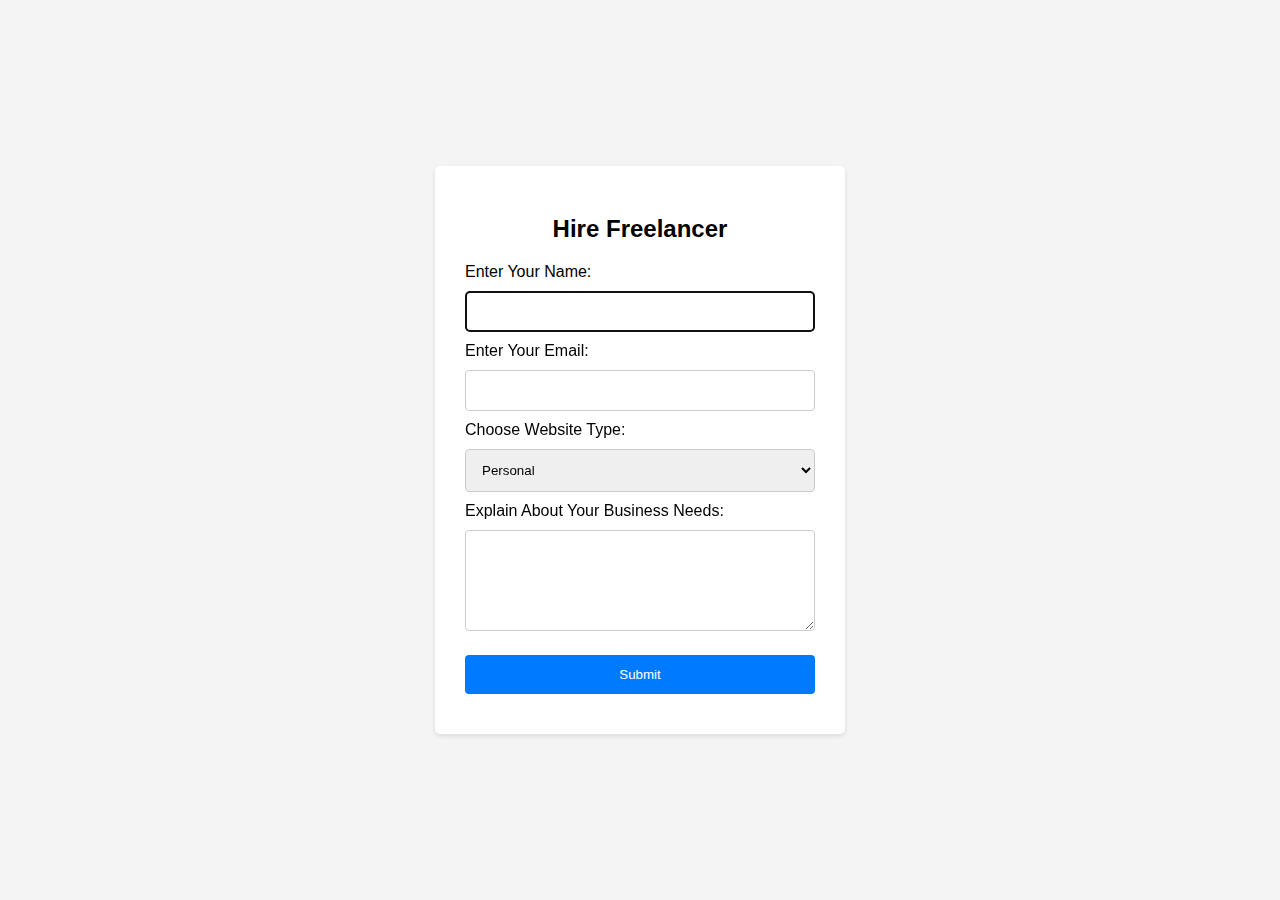
<file: form.html>
<!DOCTYPE html>
<html lang="en">
<head>
    <meta charset="UTF-8">
    <meta name="viewport" content="width=device-width, initial-scale=1.0">
    <title>Fill Your Info</title>
    <link rel="stylesheet" href="form.css">
  
</head>
<body>
    
    <div class="container">
        <h2> Hire Freelancer</h2>
        <form>
            <label for="name">Enter Your Name:</label>
            <input type="text" id="name" name="name" required>

            <label for="email">Enter Your Email:</label>
            <input type="email" id="email" name="email" required>

            <label for="website-type">Choose Website Type:</label>
            <select id="website-type" name="website-type">
                <option value="personal">Personal</option>
                <option value="business">Business</option>
                <option value="portfolio">Portfolio</option>
                <option value="ecommerce">E-commerce</option>
                <option value="blog">Blog</option>
                <option value="other">Other</option>
            </select>

            <label for="description">Explain About Your Business Needs:</label>
            <textarea id="description" name="description" rows="5" required></textarea>

            <button id="submit" type="submit">Submit</button>
        </form>
    </div>
</body>
<script>
    document.getElementById("submit").click();{
        alert("Submitted Successfully!");
    }
</script>
</html>
</file>
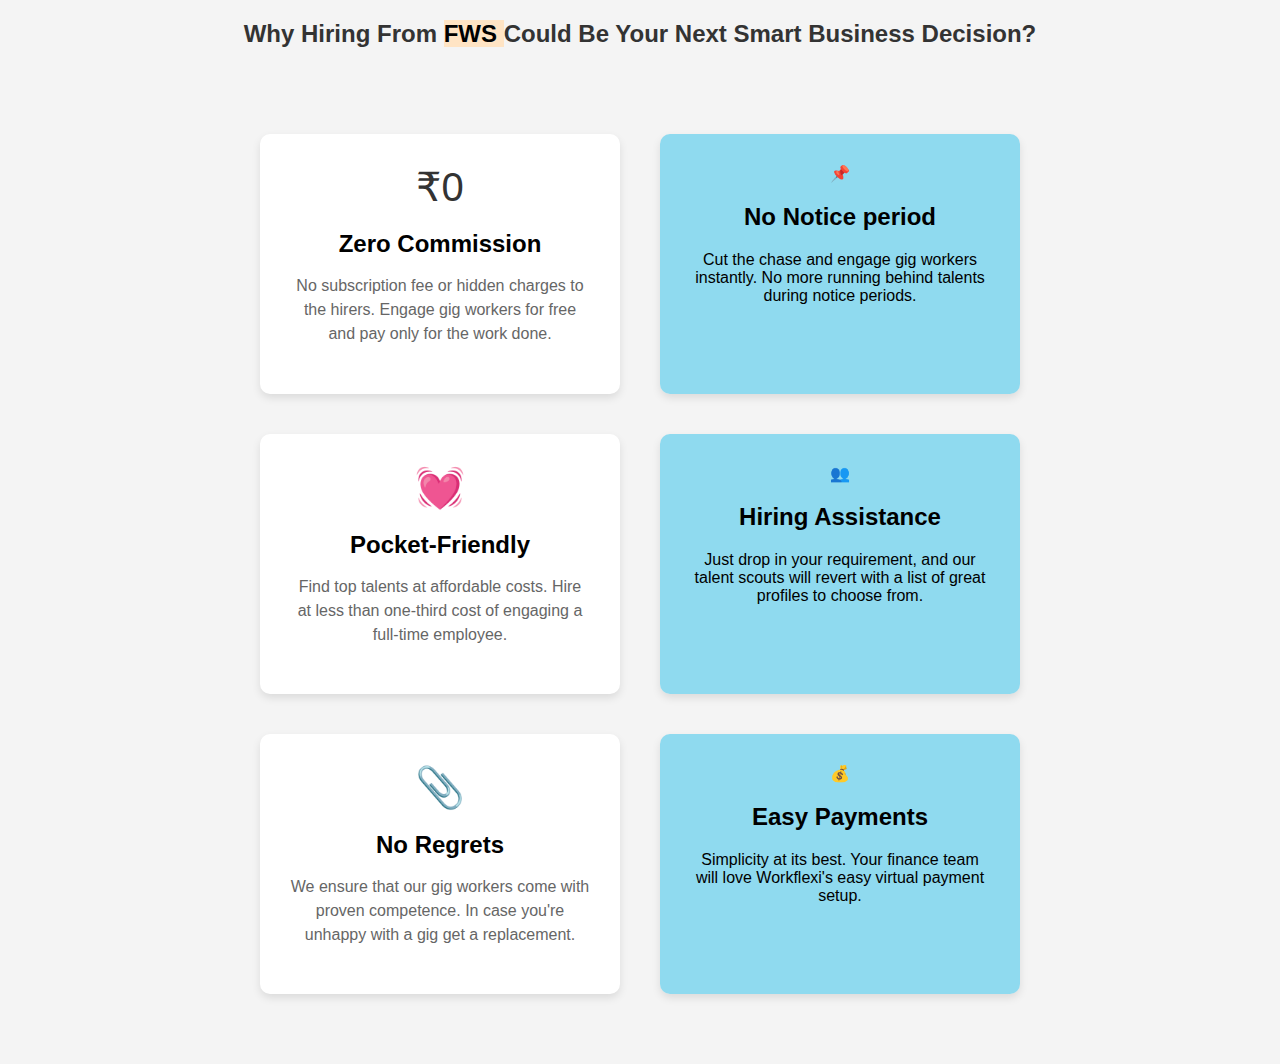
<file: whychoose.html>
<!DOCTYPE html>
<html language="en">
<head>
  <link rel="stylesheet"href="whychoose.css">
  <meta name="viewport" content="width=device-width, initial-scale=1">
  <meta name="keywords" content="">
  <meta name="description" content="">
</head>
<body>

<h1 class="hello">Why Hiring From <mark style="background-color:bisque">
    FWS
</mark> Could Be Your Next Smart Business Decision?</h1>

<div class="containr">
  <div class="card">
    <div class="icon">₹0</div>
    <h2>Zero Commission</h2>
    <p>No subscription fee or hidden charges to the hirers. Engage gig workers for free and pay only for the work done.</p>
  </div>

  <div class="none">
    <div class="icon">&#128204;</div>
    <h2>No Notice period</h2>
    <p>Cut the chase and engage gig workers instantly. No more running behind talents during notice periods.</p>
  </div>

  <div class="card">
    <div class="icon">&#128147;</div>
    <h2>Pocket-Friendly</h2>
    <p>Find top talents at affordable costs. Hire at less than one-third cost of engaging a full-time employee.</p>
  </div>

  <div class="none">
    <div class="icon">&#128101;</div>
    <h2>Hiring Assistance</h2>
    <p>Just drop in your requirement, and our talent scouts will revert with a list of great profiles to choose from.</p>
  </div>

  <div class="card">
    <div class="icon">&#128206;</div>
    <h2>No Regrets</h2>
    <p>We ensure that our gig workers come with proven competence. In case you're unhappy with a gig get a replacement.</p>
  </div>

  <div class="none">
    <div class="icon">&#128176;</div>
    <h2>Easy Payments</h2>
    <p>Simplicity at its best. Your finance team will love Workflexi's easy virtual payment setup.</p>
  </div>
</div>

</body>
</html>
</file>
<file: form.css>
body {
  font-family: sans-serif;
  display: flex;
  justify-content: center;
  align-items: center;
  min-height: 100vh;
  background-color: #f4f4f4;
  margin: 0;
}

.container {
  background-color: #fff;
  padding: 30px;
  border-radius: 5px;
  box-shadow: 0 2px 5px rgba(0, 0, 0, 0.1);
  width: 350px; /* Adjust width for responsiveness */
}

h2 {
  text-align: center;
  margin-bottom: 20px;
}

input[type="text"],
input[type="email"],
textarea {
  width: 100%;
  padding: 12px;
  margin: 10px 0;
  border: 1px solid #ccc;
  border-radius: 4px;
  box-sizing: border-box;
  resize: vertical;
}

select {
  width: 100%;
  padding: 12px;
  margin: 10px 0;
  border: 1px solid #ccc;
  border-radius: 4px;
  box-sizing: border-box;
}

button {
  background-color: #007bff;
  color: white;
  padding: 12px 20px;
  margin: 10px 0;
  border: none;
  border-radius: 4px;
  cursor: pointer;
  width: 100%;
}

button:hover {
  background-color: #0056b3;
}

@media screen and (max-width: 400px) {
  .container {
      width: 90%;
  }
}
</file>
<file: whychoose.css>
body {
    font-family: Arial, Helvetica, sans-serif;
    margin: 0;
    padding: 0;
    background-color: #f4f4f4;
  }
  
  .containr {
    display: flex;
    flex-wrap: wrap;
    justify-content: center;
    align-items: center;
    padding: 50px;
  }
  
  .card {
    background-color: #fff;
    border-radius: 10px;
    box-shadow: 0 4px 8px rgba(0,0,0,0.1);
    margin: 20px;
    padding: 30px;
    text-align: center;
    width: 300px;
    min-height: 200px;
    cursor: pointer;
  }
  .none{
    background-color: #74d3edc9;
    cursor: pointer;
    border-radius: 10px;
    box-shadow: 0 4px 8px rgba(0,0,0,0.1);
    margin: 20px;
    padding: 30px;
    text-align: center;
    width: 300px;
    min-height: 200px;
  }
  
  .card .icon {
    font-size: 40px;
    color: #333;
    margin-bottom: 20px;
  }
  
  .card h2 {
    margin-bottom: 10px;
  }
  
  .card p {
    font-size: 16px;
    line-height: 1.5;
    color: #666;
  }
  
  .hello {
    text-align: center;
    margin-top: 20px;
    font-size: 24px;
    color: #333;
  }
  /*HOVER-SECTION*/
  .none:hover{
    background-color: white;
    transition: 0.5s;
  }
  .card:hover{
    background-color: #74d3edc9; 
    transition: 0.5s;
  }
</file>
